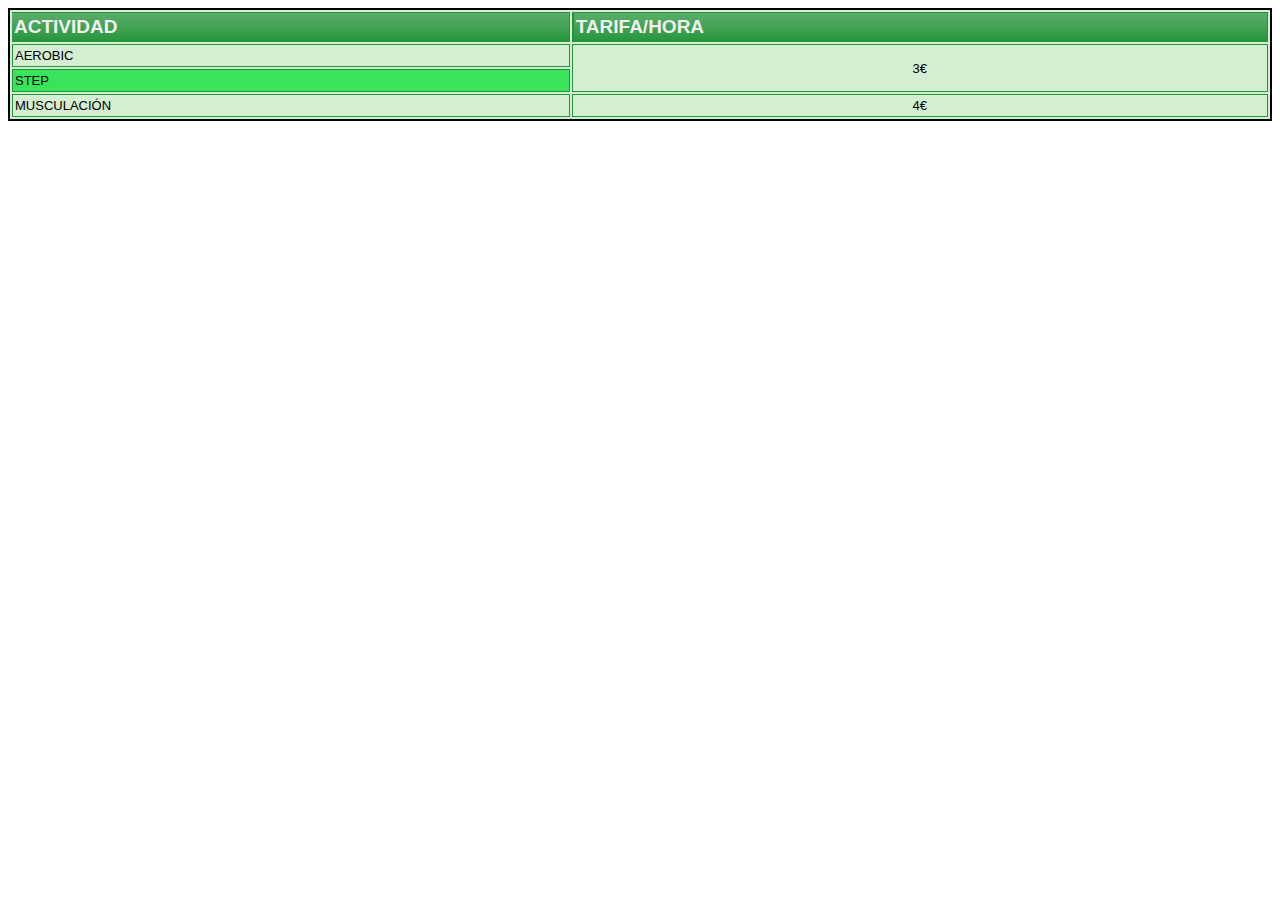
<file: ejercicio12/index.html>
<html lang="en">
<head>
    <meta charset="UTF-8">
    <link rel="stylesheet" href="css/style.css">
    <title>Document</title>
</head>
<body>
    <table class="table-style">
        <thead>
        <tr>
        <th>ACTIVIDAD</th>
        <th>TARIFA/HORA</th>
        </tr>
        </thead>
        <tbody>
        <tr>
        <td class="left-aling">AEROBIC</td>
        <td rowspan="2">3€</td>
        </tr>
        <tr>
        <td class="left-aling">STEP</td>
        </tr>
        <tr>
        <td class="left-aling">MUSCULACIÓN</td>
        <td>4€</td>
        </tr>
        </tbody>
        </table>
</body>
</html>
</file>
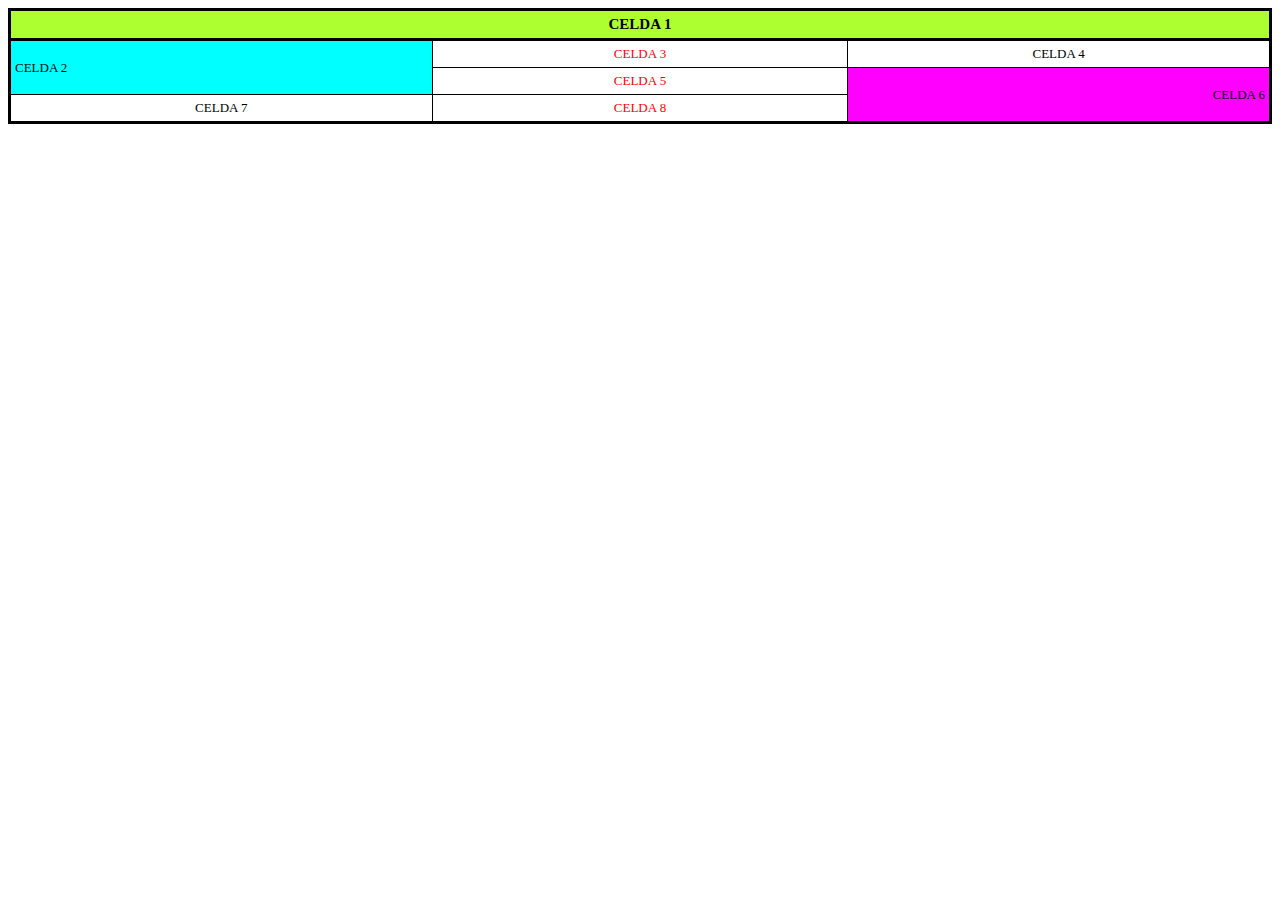
<file: ejercicio13/index.html>
<html lang="en">
<head>
    <meta charset="UTF-8">
    <link rel="stylesheet" href="css/style.css">
    <title>Document</title>
</head>
<body>
    <table class="table-style">
        <thead>
        <tr>
        <th colspan="3">CELDA 1</th>
        </tr>
        </thead>
        <tbody>

        <tr>
            <td class="locate-left blue-bg" rowspan="2">CELDA 2</td>
            <td class="red-letter">CELDA 3</td>
            <td>CELDA 4</td>
        </tr>
        <tr>
            <td class="red-letter">CELDA 5</td>
            <td class="locate-right magenta-bg" rowspan="2">CELDA 6</td>
        </tr>
        <tr>
            <td>CELDA 7</td>
            <td class="red-letter">CELDA 8</td>
        </tr>
        </tbody>

        </table>
</body>
</html>
</file>
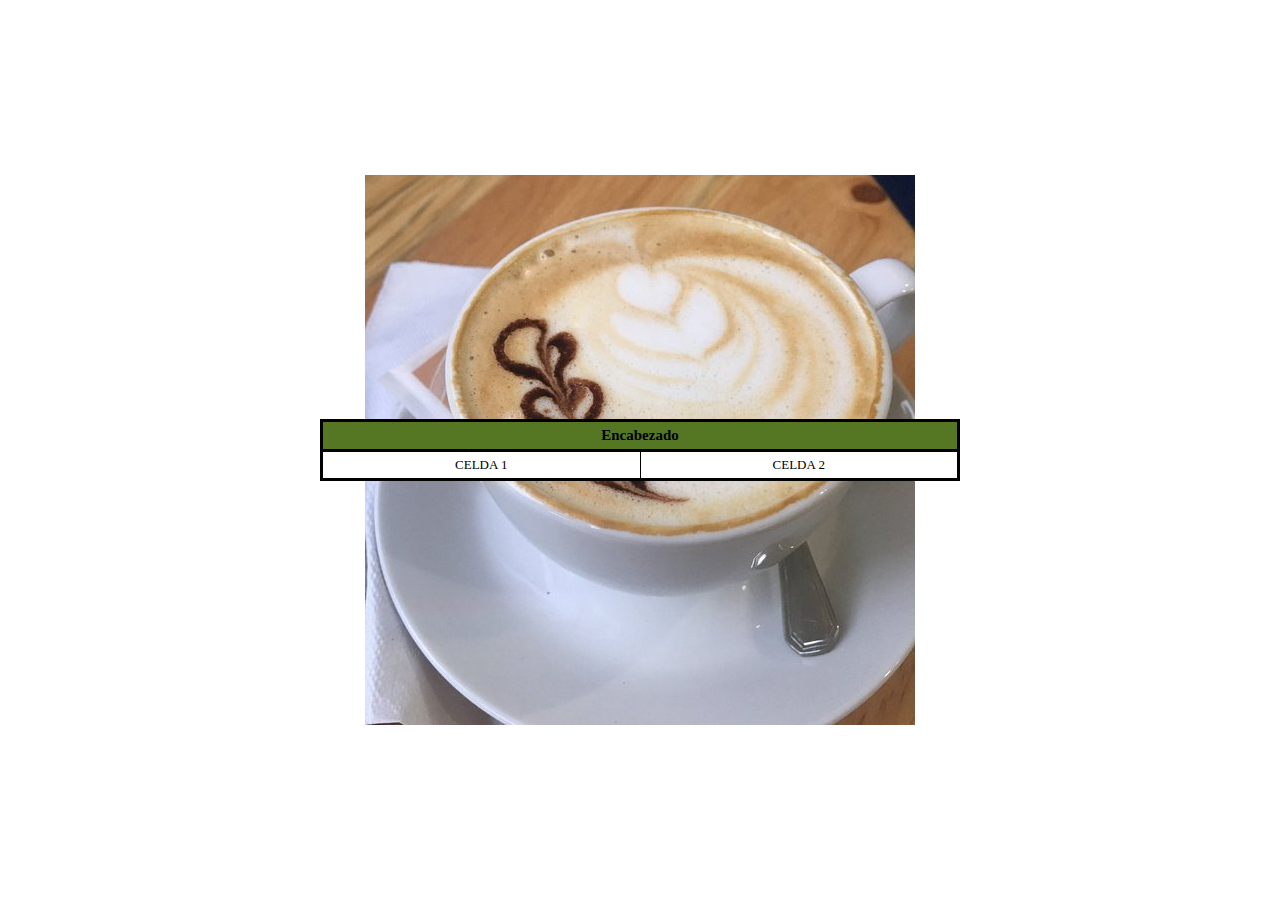
<file: ejercicio14/index.html>
<html lang="en">
<head>
    <meta charset="UTF-8">
    <link rel="stylesheet" href="css/style.css">
    <title>Document</title>
</head>
<body>
    <table class="table-style">
        <thead>
        <tr>
        <th colspan="2">Encabezado</th>
        </tr>
        </thead>
        <tbody>

        <tr>
            <td class="white-bg">CELDA 1</td>
            <td class="white-bg">CELDA 2</td>
        </tr>

        </tbody>

        </table>
</body>
</html>
</file>
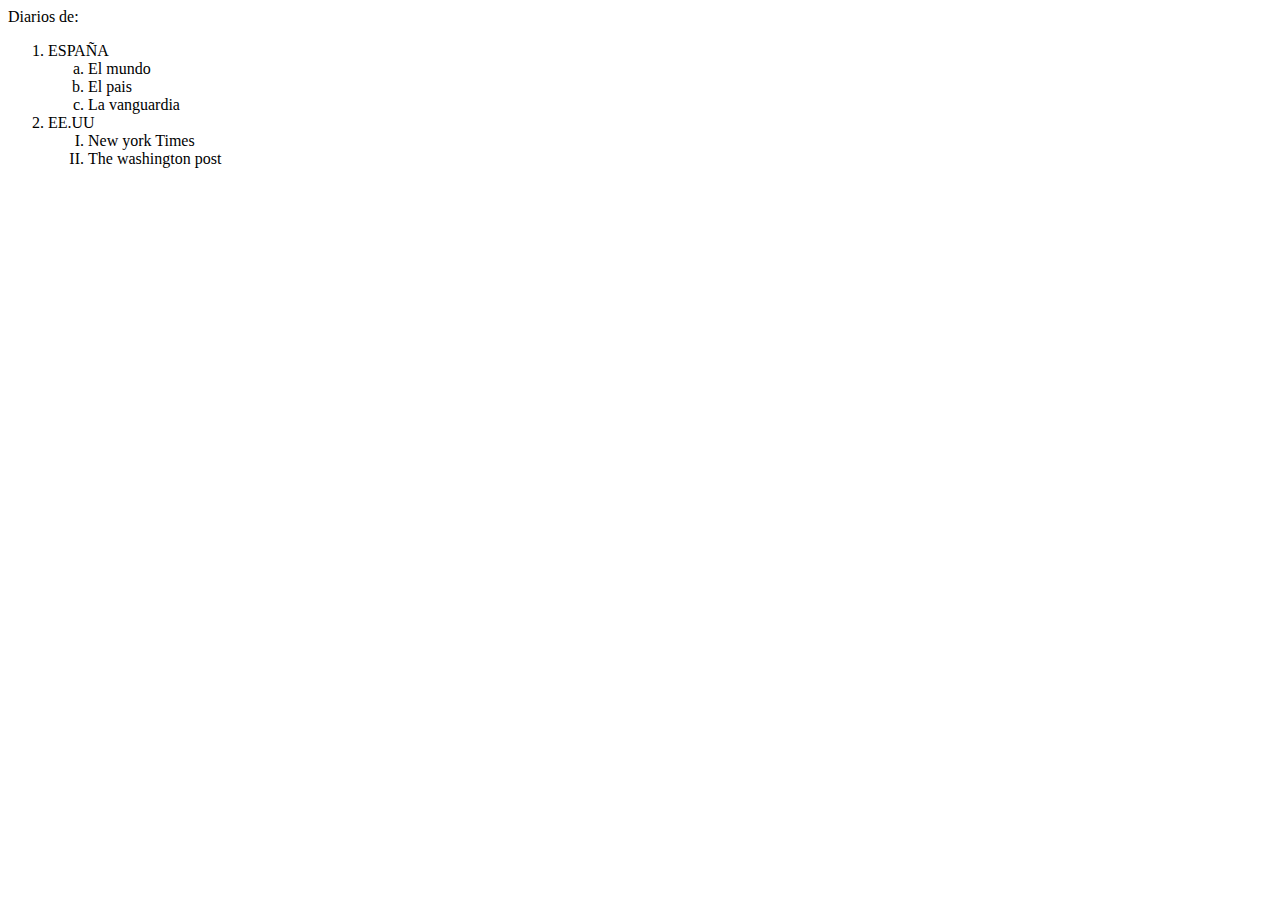
<file: ejercicio15/index.html>
<html lang="en">
<head>
    <link rel="stylesheet" href="css/styles.css">
    <meta name="viewport" content="width=device-width, initial-scale=1.0">
    <title>Document</title>
</head>
<body>
    Diarios de:
    <ol>
        <li>ESPAÑA</li>
            <ol class="lower">
                <li>El mundo</li>
                <li>El pais</li>
                <li>La vanguardia</li>
            </ol>
        <li>EE.UU</li>
            <ol class="roman">
                <li >New york Times</li>
                <li>The washington post</li>
            </ol>
      </ol>  
      



</body>
</html>
</file>
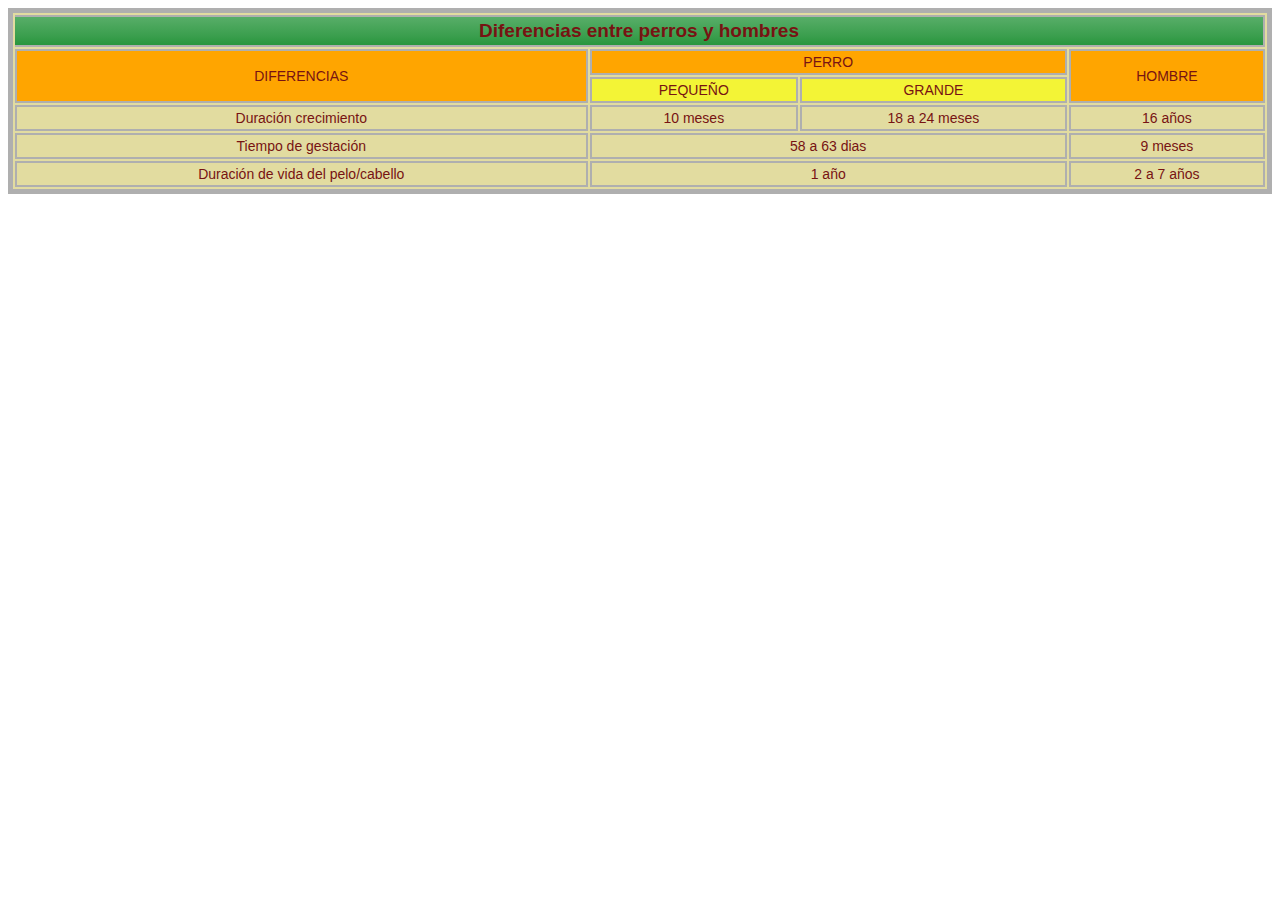
<file: ejercicio16/index.html>
<html lang="en">
<head>
    <meta charset="UTF-8">
    <link rel="stylesheet" href="css/styles.css">

    <title>Document</title>
</head>
<body>
    
    <table class="table-style">

        <thead>
            <tr>
                <th colspan="5" >Diferencias entre perros y hombres</th>
            </tr>
        </thead>

        <tbody>
            <tr>
                <td class="orange" rowspan="2">DIFERENCIAS</td>
                <td class="orange" colspan="2">PERRO</td>
                <td class="orange" rowspan="2">HOMBRE</td>
            </tr>
            <tr>
                <td class="yellow">PEQUEÑO</td>
                <td class="yellow">GRANDE</td>
            </tr>
            <tr>
                <td>Duración crecimiento</td>
                <td>10 meses</td>
                <td>18 a 24 meses</td>
                <td>16 años</td>
            </tr>
            <tr>
                <td >Tiempo de gestación</td>
                <td colspan="2">58 a 63 dias</td>
                <td>9 meses</td>
            </tr>
            <tr>
                <td >Duración de vida del pelo/cabello</td>
                <td colspan="2">1 año</td>
                <td>2 a 7 años</td>
            </tr>
        </tbody>
        </tr>
        </table>


</body>
</html>
</file>
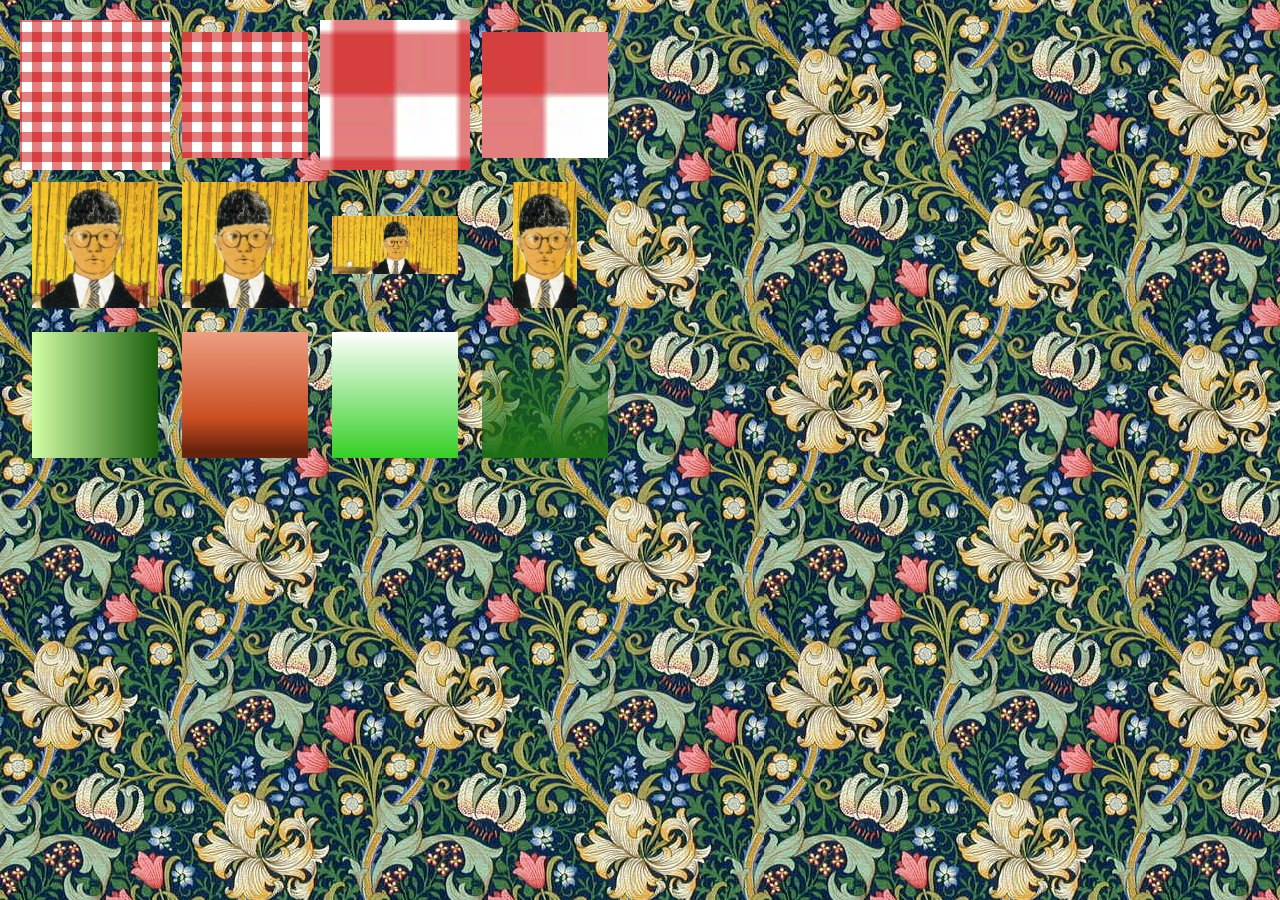
<file: ejercicio17/index.html>
<html lang="en">
<head>
    <meta charset="UTF-8">
    <link rel="stylesheet" href="css/styles.css">
    <title>ejercicio 17</title>
</head>
<body>

    <div class="divTable table-img">
        <div class="divTableBody">
        <div class="divTableRow">
        <div class="divTableCell div1">&nbsp;</div>
        <div class="divTableCell div2">&nbsp;</div>
        <div class="divTableCell div3">&nbsp;</div>
        <div class="divTableCell div4">&nbsp;</div>
        </div>
        <div class="divTableRow">
        <div class="divTableCell div5">&nbsp;</div>
        <div class="divTableCell div6">&nbsp;</div>
        <div class="divTableCell div7">&nbsp;</div>
        <div class="divTableCell div8">&nbsp;</div>
        </div>
        <div class="divTableRow">
        <div class="divTableCell div9">&nbsp;</div>
        <div class="divTableCell div10">&nbsp;</div>
        <div class="divTableCell div11">&nbsp;</div>
        <div class="divTableCell div12">&nbsp;</div>
        </div>
        </div>
        </div>

</body>
</html>
</file>
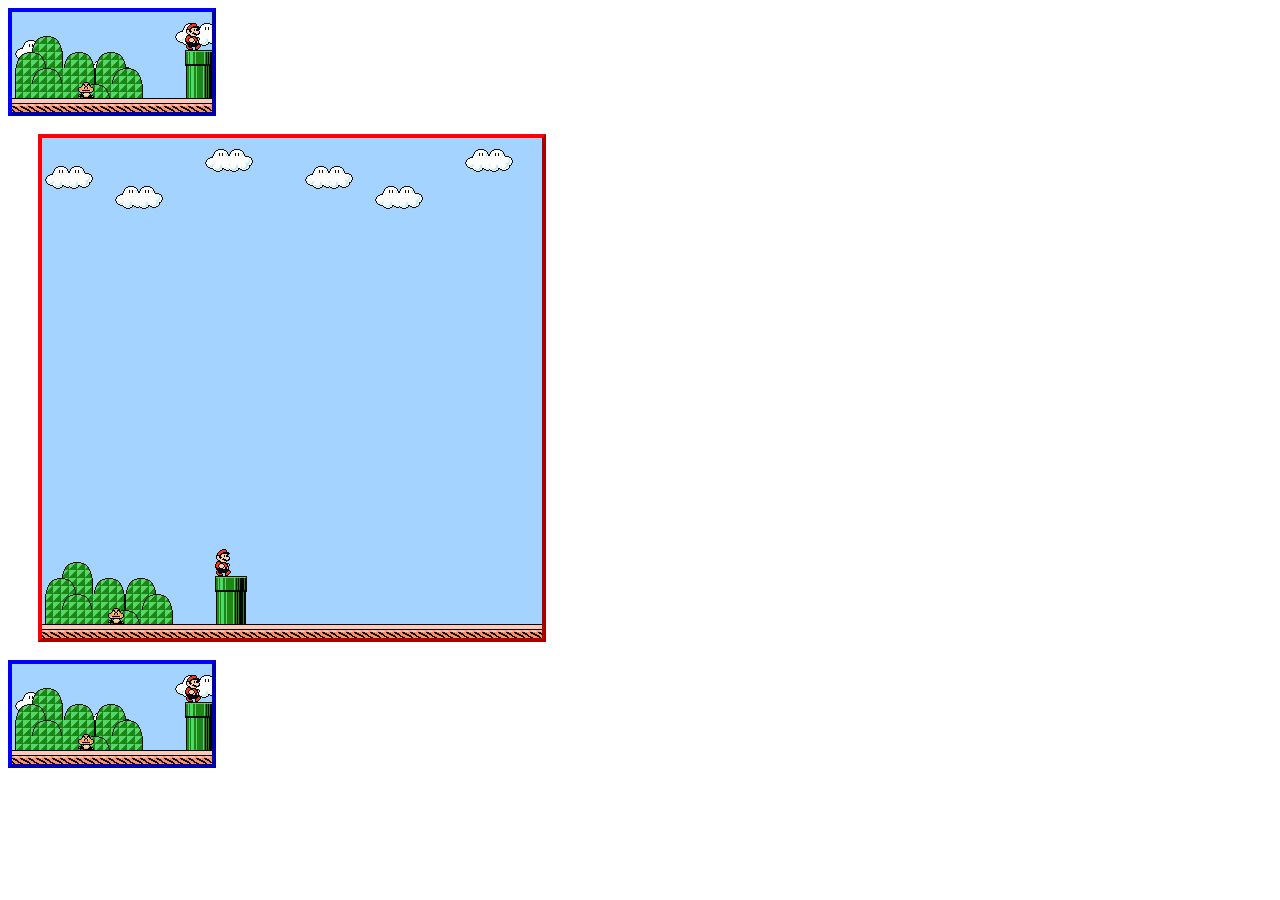
<file: ejercicio18/index.html>
<html lang="en">
<head>
    <meta charset="UTF-8">
    <link rel="stylesheet" href="css/styles.css">
    <title>ejercicio 18</title>
</head>
<body>

    <div class="mario-bg div-1"></div>
    <br>
    <div class="mario-bg div-2"></div>
    <br>
    <div class="mario-bg div-1"></div>

</body>
</html>
</file>
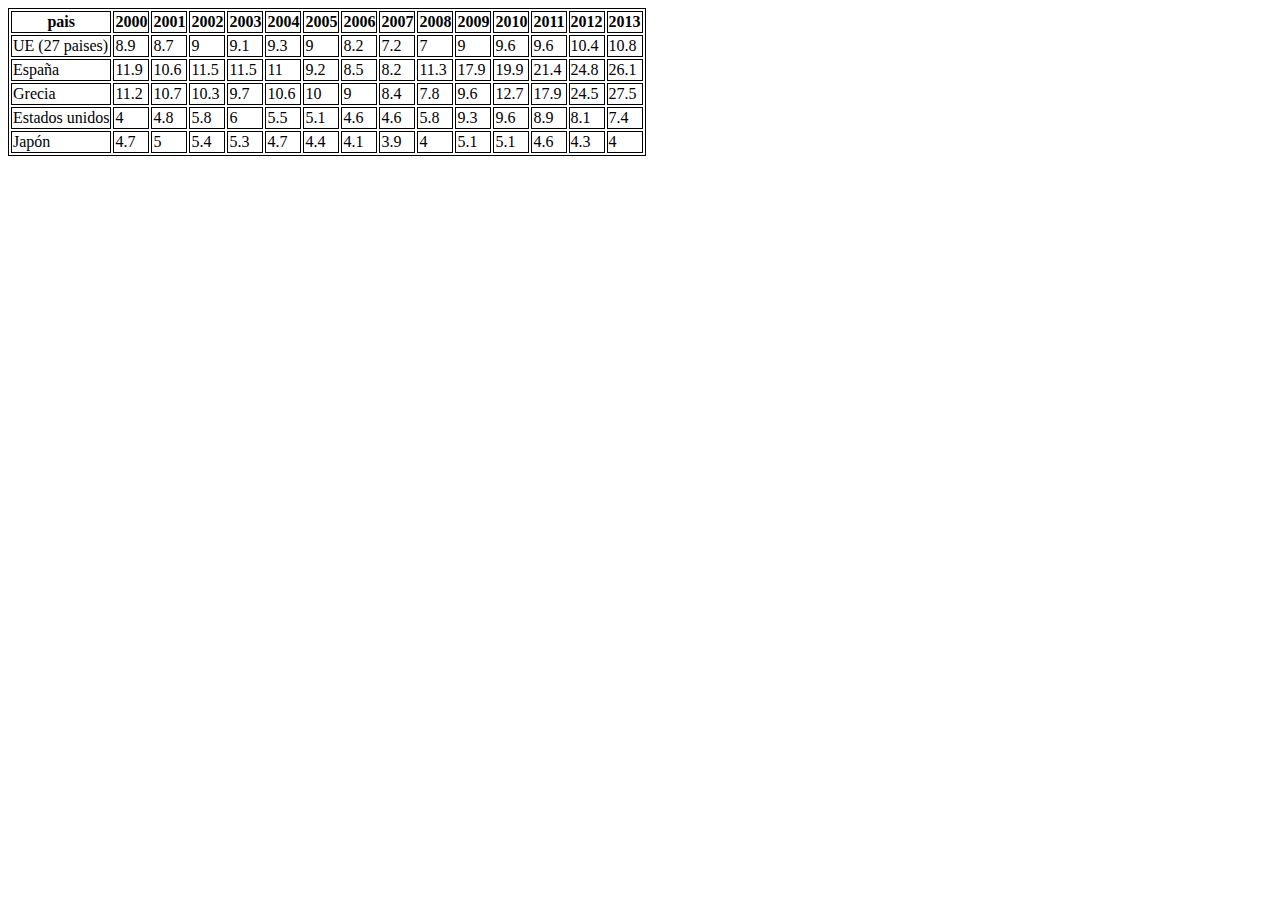
<file: ejercicio19/index.html>
<html lang="en">
<head>
    <meta charset="UTF-8">
    <link rel="stylesheet" href="css/styles.css">
    <title>ejercicio 19</title>
</head>
<body>

    <table>

        <thead>
            <tr>
            <th colspan="3">pais</th>
            <th><strong>2000</strong></th>
            <th><strong>2001</strong></th>
            <th><strong>2002</strong></th>
            <th><strong>2003</strong></th>
            <th><strong>2004</strong></th>
            <th><strong>2005</strong></th>
            <th><strong>2006</strong></th>
            <th><strong>2007</strong></th>
            <th><strong>2008</strong></th>
            <th><strong>2009</strong></th>
            <th><strong>2010</strong></th>
            <th><strong>2011</strong></th>
            <th><strong>2012</strong></th>
            <th><strong>2013</strong></th>       
            </tr>
        </thead>

        <tbody>
        <tr>
          <td colspan="3">UE (27 paises)</td>
          <td>8.9</td>
          <td>8.7</td>
          <td>9</td>
          <td>9.1</td>
          <td>9.3</td>
          <td>9</td>
          <td>8.2</td>
          <td>7.2</td>
          <td>7</td>
          <td>9</td>
          <td>9.6</td>
          <td>9.6</td>
          <td>10.4</td>
          <td>10.8</td>
        </tr>

        <tr>
            <td colspan="3">España</td>
            <td>11.9</td>
            <td>10.6</td>
            <td>11.5</td>
            <td>11.5</td>
            <td>11</td>
            <td>9.2</td>
            <td>8.5</td>
            <td>8.2</td>
            <td>11.3</td>
            <td>17.9</td>
            <td>19.9</td>
            <td>21.4</td>
            <td>24.8</td>
            <td>26.1</td>
          </tr>

          
        <tr>
            <td colspan="3">Grecia</td>
            <td>11.2</td>
            <td>10.7</td>
            <td>10.3</td>
            <td>9.7</td>
            <td>10.6</td>
            <td>10</td>
            <td>9</td>
            <td>8.4</td>
            <td>7.8</td>
            <td>9.6</td>
            <td>12.7</td>
            <td>17.9</td>
            <td>24.5</td>
            <td>27.5</td>
          </tr>

          <tr>
            <td colspan="3">Estados unidos</td>
            <td>4</td>
            <td>4.8</td>
            <td>5.8</td>
            <td>6</td>
            <td>5.5</td>
            <td>5.1</td>
            <td>4.6</td>
            <td>4.6</td>
            <td>5.8</td>
            <td>9.3</td>
            <td>9.6</td>
            <td>8.9</td>
            <td>8.1</td>
            <td>7.4</td>
          </tr>

          <tr>
            <td colspan="3">Japón</td>
            <td>4.7</td>
            <td>5</td>
            <td>5.4</td>
            <td>5.3</td>
            <td>4.7</td>
            <td>4.4</td>
            <td>4.1</td>
            <td>3.9</td>
            <td>4</td>
            <td>5.1</td>
            <td>5.1</td>
            <td>4.6</td>
            <td>4.3</td>
            <td>4</td>
          </tr>

        </tbody>

      </table>
      

</body>
</html>
</file>
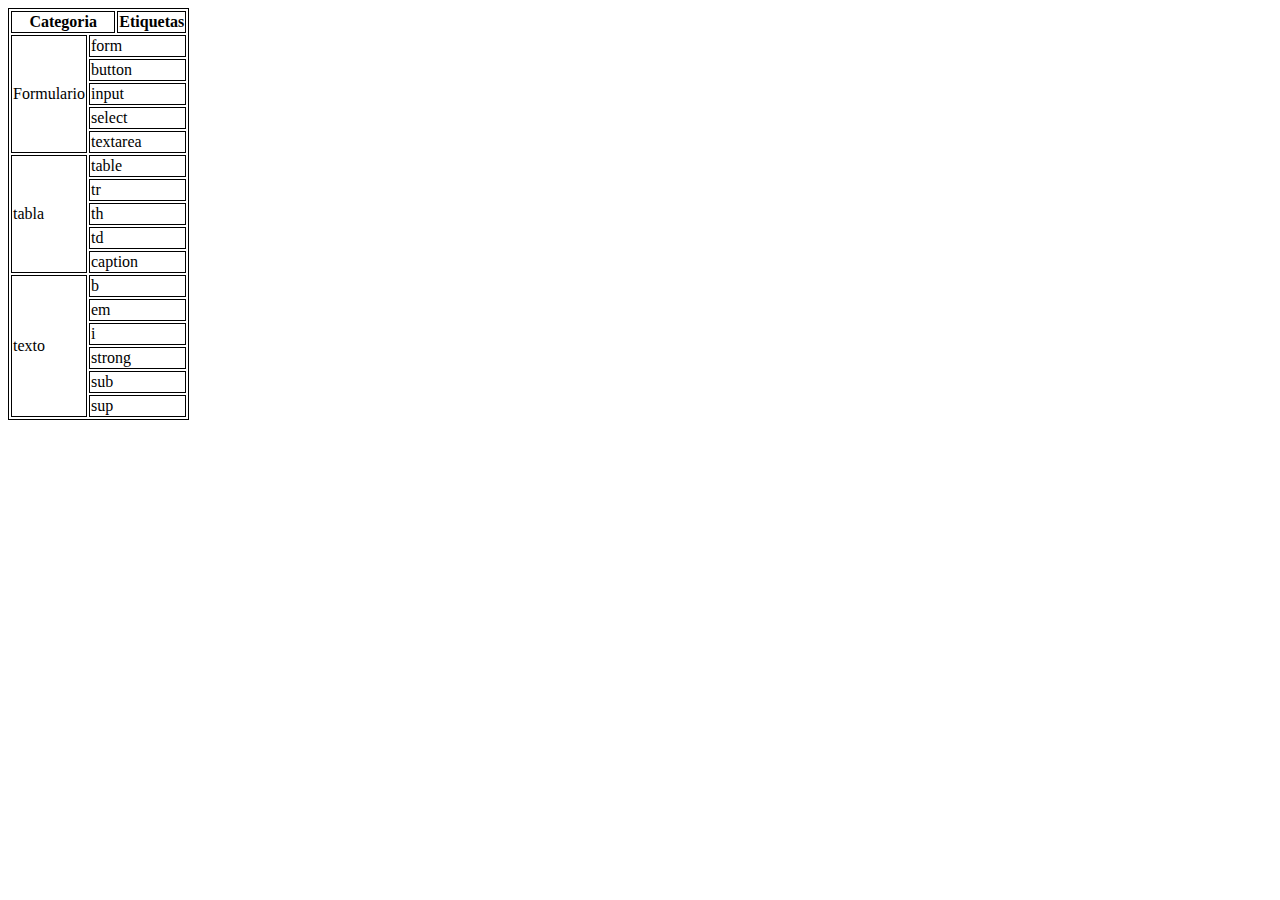
<file: ejercicio20/index.html>
<html lang="en">
<head>
    <meta charset="UTF-8">
    <link rel="stylesheet" href="css/styles.css">
    <title>ejercicio 19</title>
</head>
<body>

    <table>

        <thead>
            <tr>
            <th colspan="2">Categoria</th>
            <th colspan="2">Etiquetas</th>      
            </tr>
        </thead>

        <tbody>
        <tr>
          <td rowspan="5">Formulario</td>
          <td colspan="2">form</td>
        </tr>
        <tr>
          <td colspan="2">button</td>
        </tr>
        <tr>
          <td colspan="2">input</td>
        </tr>
        <tr>
          <td colspan="2">select</td>
        </tr>
        <tr>
          <td colspan="2">textarea</td>
        </tr>

        <tr>
          <td rowspan="5">tabla</td>
          <td colspan="2">table</td>
        </tr>
        <tr>
          <td colspan="2">tr</td>
        </tr>
        <tr>
          <td colspan="2">th</td>
        </tr>
        <tr>
          <td colspan="2">td</td>
        </tr>
        <tr>
          <td colspan="2">caption</td>
        </tr>

        <tr>
          <td rowspan="6">texto</td>
          <td colspan="2">b</td>
        </tr>
        <tr>
          <td colspan="2">em</td>
        </tr>
        <tr>
          <td colspan="2">i</td>
        </tr>
        <tr>
          <td colspan="2">strong</td>
        </tr>
        <tr>
          <td colspan="2">sub</td>
        </tr>
        <tr>
          <td colspan="2">sup</td>
        </tr>

        

        </tbody>

      </table>
      

</body>
</html>
</file>
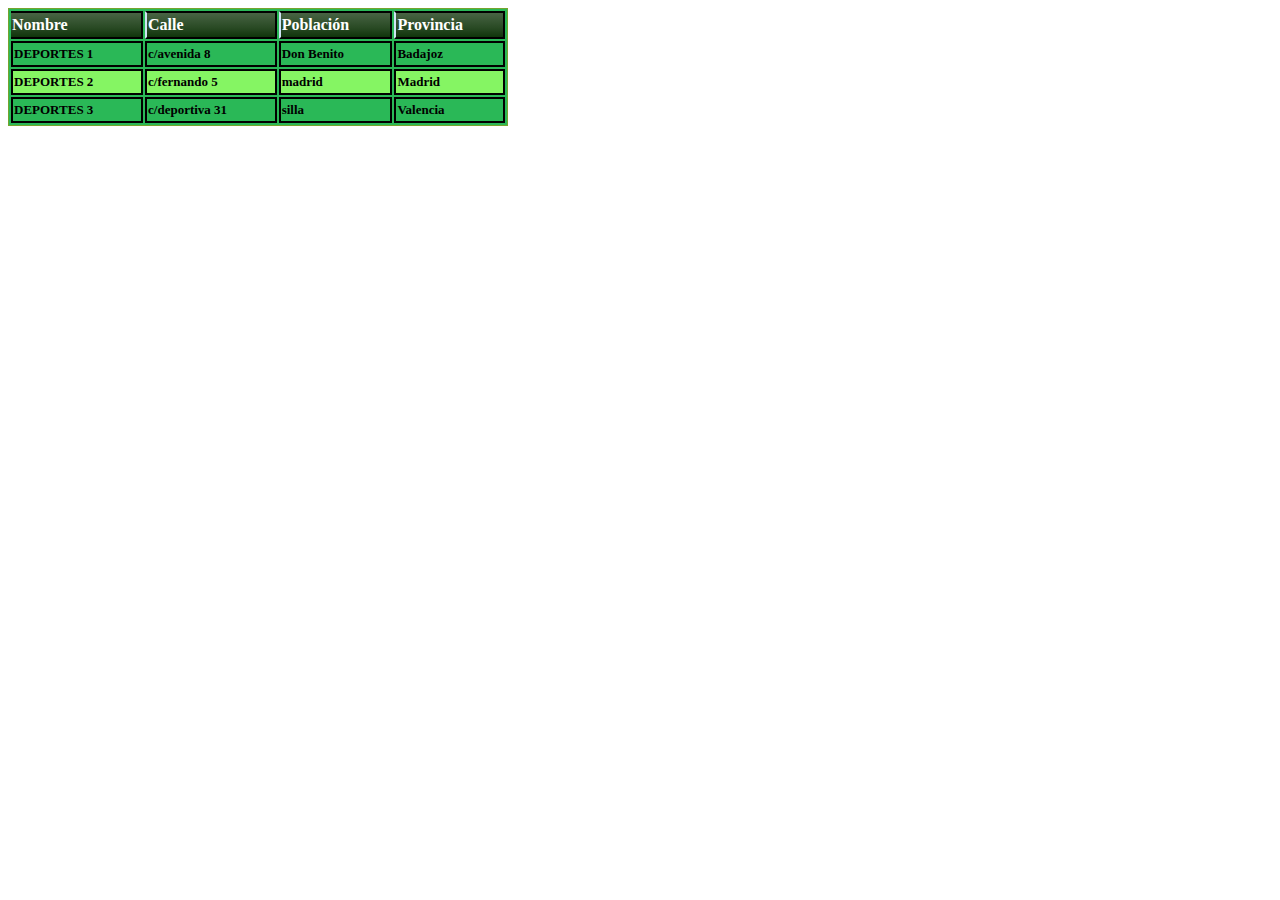
<file: ejercicio11/donde.html>
<html lang="en">
    <head>
        <meta charset="UTF-8">
        <link rel="stylesheet" href="css/style.css">
        <title>ejercicio 11</title>
    </head>
    <body>
        <table class="table-style">
            <thead>
            <tr>
            <th>Nombre</th>
            <th>Calle</th>
            <th>Poblaci&oacute;n</th>
            <th>Provincia</th>
            </tr>
            </thead>
            <tbody>
            <tr>
            <td>DEPORTES 1</td>
            <td>c/avenida 8</td>
            <td>Don Benito</td>
            <td>Badajoz</td>
            </tr>
            <tr>
            <td>DEPORTES 2</td>
            <td>c/fernando 5</td>
            <td>madrid</td>
            <td>Madrid</td>
            </tr>
            <tr>
            <td>DEPORTES 3</td>
            <td>c/deportiva 31</td>
            <td>silla</td>
            <td>Valencia</td>
            </tr>
            </tbody>
            </table>
    </body>
    </html>
</file>
<file: ejercicio12/css/style.css>
table.table-style {
    font-family: Arial, Helvetica, sans-serif;
    border: 2px solid #000000;
    background-color: #D4EED1;
    width: 100%;
    text-align: center;
  }
  table.table-style td, table.table-style th {
    border: 1px solid #24943A;
    padding: 3px 2px;
  }
  table.table-style tbody td {
    font-size: 13px;
  }
  table.table-style tr:nth-child(even) {
    background: #38E55A;
  }
  table.table-style thead {
    background: #24943A;
    background: -moz-linear-gradient(top, #5baf6b 0%, #3a9e4d 66%, #24943A 100%);
    background: -webkit-linear-gradient(top, #5baf6b 0%, #3a9e4d 66%, #24943A 100%);
    background: linear-gradient(to bottom, #5baf6b 0%, #3a9e4d 66%, #24943A 100%);
    border-bottom: 0px solid #444444;
  }
  table.table-style thead th {
    font-size: 19px;
    font-weight: bold;
    color: #F0F0F0;
    text-align: left;
    border-left: 2px solid #24943A;
  }
  table.table-style thead th:first-child {
    border-left: none;
  }
  
  table.table-style tfoot td {
    font-size: 13px;
  }
  table.table-style tfoot .links {
    text-align: right;
  }
  table.table-style tfoot .links a{
    display: inline-block;
    background: #FFFFFF;
    color: #24943A;
    padding: 2px 8px;
    border-radius: 5px;
  }

  .left-aling {
    text-align: left;
    margin-left: 10px;
  }
</file>
<file: ejercicio13/css/style.css>
table.table-style {
  border: 3px solid #000000;
  width: 100%;
  text-align: center;
  border-collapse: collapse;
}
table.table-style td, table.table-style th {
  border: 1px solid #000000;
  padding: 5px 4px;
}
table.table-style tbody td {
  font-size: 13px;
}
table.table-style thead {
  background: #CFCFCF;
  background: -moz-linear-gradient(top, #dbdbdb 0%, #d3d3d3 66%, #CFCFCF 100%);
  background: -webkit-linear-gradient(top, #dbdbdb 0%, #d3d3d3 66%, #CFCFCF 100%);
  background: linear-gradient(to bottom, #dbdbdb 0%, #d3d3d3 66%, #CFCFCF 100%);
  border-bottom: 3px solid #000000;
}
table.table-style thead th {
  font-size: 15px;
  font-weight: bold;
  color: #000000;
  text-align: center;
  background-color: greenyellow;
}
table.table-style tfoot td {
  font-size: 14px;
}

.locate-left{
  text-align: left;
}

.locate-right{
  text-align: right;
}

.red-letter{
color: red;
}

.blue-bg{
background-color: aqua;
}
.magenta-bg{
  background-color: magenta;
  }
</file>
<file: ejercicio14/css/style.css>
table.table-style {
  border: 3px solid #000000;
  width: 50%;
  text-align: center;
  border-collapse: collapse;

  margin: 0;
  position: absolute;
  top: 50%;
  left: 50%;
  margin-right: -50%;
  transform: translate(-50%, -50%) 
}
table.table-style td, table.table-style th {
  border: 1px solid #000000;
  padding: 5px 4px;
}
table.table-style tbody td {
  font-size: 13px;
}
table.table-style thead {
  background: #CFCFCF;
  background: -moz-linear-gradient(top, #dbdbdb 0%, #d3d3d3 66%, #CFCFCF 100%);
  background: -webkit-linear-gradient(top, #dbdbdb 0%, #d3d3d3 66%, #CFCFCF 100%);
  background: linear-gradient(to bottom, #dbdbdb 0%, #d3d3d3 66%, #CFCFCF 100%);
  border-bottom: 3px solid #000000;
}
table.table-style thead th {
  font-size: 15px;
  font-weight: bold;
  color: #000000;
  text-align: center;
  background-color: rgb(85, 119, 35);
}
table.table-style tfoot td {
  font-size: 14px;
}

.locate-left{
  text-align: left;
}

.locate-right{
  text-align: right;
}

.red-letter{
color: red;
}

.white-bg{
background-color: rgb(255, 255, 255);
}

  body{
    background-image: url("../img/bg.jpg");
    background-repeat: no-repeat;
    background-attachment: fixed;
    background-position: center;
  }
</file>
<file: ejercicio15/css/styles.css>
.roman{
    list-style-type: upper-roman;
}
.lower{
    list-style-type: lower-alpha;
}
</file>
<file: ejercicio16/css/styles.css>
table.table-style {
    font-family: Arial, Helvetica, sans-serif;
    border: 5px solid #AFAFAF;
    background-color: #e2dca0;
    width: 100%;
    text-align: center;
    color: rgb(119, 19, 19);
  }
  table.table-style td, table.table-style th {
    border: 2px solid #AFAFAF;
    padding: 3px 2px;
  }
  table.table-style tbody td {
    font-size: 14px;
  }
  table.table-style thead {
    background: #24943A;
    background: -moz-linear-gradient(top, #5baf6b 0%, #3a9e4d 66%, #24943A 100%);
    background: -webkit-linear-gradient(top, #5baf6b 0%, #3a9e4d 66%, #24943A 100%);
    background: linear-gradient(to bottom, #5baf6b 0%, #3a9e4d 66%, #24943A 100%);
    border-bottom: 0px solid #444444;
  }
  table.table-style thead th {
    font-size: 19px;
    font-weight: bold;

    text-align: center;
    border-left: 0px solid #24943A;
  }
  table.table-style thead th:first-child {
    border-left: none;
  }
  
  table.table-style tfoot td {
    font-size: 13px;
  }
  table.table-style tfoot .links {
    text-align: right;
  }
  table.table-style tfoot .links a{
    display: inline-block;
    background: #FFFFFF;
    color: #24943A;
    padding: 2px 8px;
    border-radius: 5px;
  }

  .orange{
    background-color: orange;
  }

  .yellow{
    background-color: rgba(251, 255, 5, 0.678);
  }
</file>
<file: ejercicio17/css/styles.css>
body{
    background-image: url("../img/ac.jpg");
}

div.table-img {
    width: 600px;
    height: 450px;
  }

  .divTable.table-img .divTableCell, .divTable.table-img {
    border: 12px solid #ffffff00;
  }

.divTable { 
    display: table; 
}
.divTableRow {
     display: table-row;
     }

.divTableCell { 
    display: table-cell;

}

.divTableBody {
     display: table-row-group;
     /*background-color: white;*/
    }


.div1{
    background-image: url("../img/back_mantel.jpg");
}

.div2{
    background-image: url("../img/back_mantel.jpg");
    background-clip: content-box;
}

.div3{
    background-image: url("../img/back_mantel.jpg");
    background-size: 100% 100%;
}

.div4{
    background-image: url("../img/back_mantel.jpg");
    background-repeat: no-repeat;
    background-size: 100% 100%;
    background-origin: content-box;
}

.div5{
    background-image: url("../img/dh.jpg");
    background-repeat: no-repeat;
    background-size: cover;
}

.div6{
    background-image: url("../img/dh.jpg");
    background-repeat: no-repeat;
    background-size: cover;
    background-origin: content-box;
}

.div7{
    background-image: url("../img/dh_2.jpg");
    background-repeat: no-repeat;
    background-size: contain;
    background-position: center;
}

.div8{
    background-image: url("../img/dh_3.jpg");
    background-repeat: no-repeat;
    background-size: contain;
    background-position: center;
}

.div9{
    background-image: linear-gradient(90deg, rgba(211,255,166,1) 0%, rgba(26,93,12,1) 100%);
    background-repeat: no-repeat;
}

.div10{
    background-image: linear-gradient(0deg, rgba(103,36,12,1) 6%, rgba(201,78,34,1) 31%, rgba(237,158,130,1) 100%);
    background-repeat: no-repeat;
}

.div11{
    background-image: linear-gradient(0deg, rgba(52,207,37,1) 0%, rgba(255,255,255,1) 100%);
    background-repeat: no-repeat;
}

.div12{
    background-image: linear-gradient(0deg, rgba(29,111,21,1) 0%, rgba(255,255,255,0) 100%);
    background-repeat: no-repeat;
}
</file>
<file: ejercicio18/css/styles.css>
.mario-bg{

    background: url("../img/f01.png") left bottom repeat-x,
                url("../img/f02.png") left bottom no-repeat,
                url("../img/f03.png") left top repeat-x;
    background-color: #a4d3ff;
}

.div-1{
    border: 4px outset blue;
    width: 200px;
    height: 100px;
    
}

.div-2{
    border: 4px outset red;
    width: 500px;
    height: 500px;
    margin-left: 30px;
    
}
</file>
<file: ejercicio19/css/styles.css>
table, th, td {
    border: 1px solid;
  }
</file>
<file: ejercicio20/css/styles.css>
table, th, td {
    border: 1px solid;
  }
</file>
<file: ejercicio11/css/style.css>
table.table-style {
    border: 1px solid #76A42D;
    background-color: #2ab857;
    width: 500px;
    text-align: left;
  }
  table.table-style td, table.table-style th {
    border: 2px solid #000000;
    padding: 3px 1px;
  }
  table.table-style tbody td {
    font-size: 13px;
    font-weight: bold;
  }
  table.table-style tr:nth-child(even) {
    background: #85F563;
  }
  table.table-style thead {
    background: #10350B;
    background: -moz-linear-gradient(top, #4c6748 0%, #284923 66%, #10350B 100%);
    background: -webkit-linear-gradient(top, #4c6748 0%, #284923 66%, #10350B 100%);
    background: linear-gradient(to bottom, #4c6748 0%, #284923 66%, #10350B 100%);
    border-bottom: 2px solid #444444;
  }
  table.table-style thead th {
    font-weight: bold;
    color: #FFFFFF;
    border-left: 2px solid #D0E4F5;
  }
  table.table-style thead th:first-child {
    border-left: none;
  }
  
  table.table-style tfoot td {
    font-size: 14px;
  }
  table.table-style tfoot .links {
    text-align: right;
  }
  table.table-style tfoot .links a{
    display: inline-block;
    background: #1C6EA4;
    color: #FFFFFF;
    padding: 2px 8px;
    border-radius: 5px;
  }
</file>
